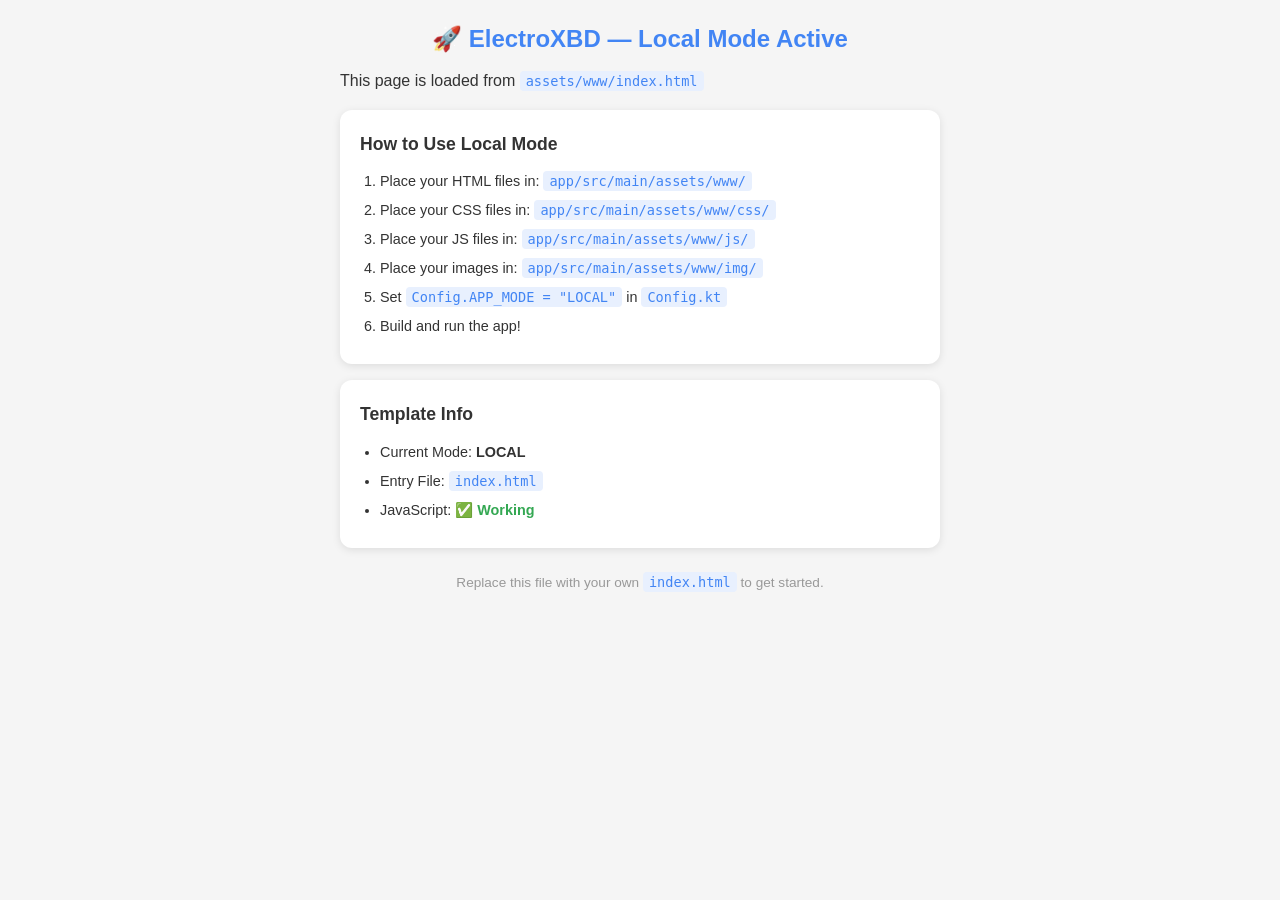
<file: app/src/main/assets/www/index.html>
<!DOCTYPE html>
<html lang="en">
<head>
    <meta charset="UTF-8">
    <meta name="viewport" content="width=device-width, initial-scale=1.0">
    <title>ElectroXBD — Local Mode</title>
    <link rel="stylesheet" href="css/style.css">
</head>
<body>
    <div class="container">
        <h1>🚀 ElectroXBD — Local Mode Active</h1>
        <p>This page is loaded from <code>assets/www/index.html</code></p>

        <div class="card">
            <h2>How to Use Local Mode</h2>
            <ol>
                <li>Place your HTML files in: <code>app/src/main/assets/www/</code></li>
                <li>Place your CSS files in: <code>app/src/main/assets/www/css/</code></li>
                <li>Place your JS files in: <code>app/src/main/assets/www/js/</code></li>
                <li>Place your images in: <code>app/src/main/assets/www/img/</code></li>
                <li>Set <code>Config.APP_MODE = "LOCAL"</code> in <code>Config.kt</code></li>
                <li>Build and run the app!</li>
            </ol>
        </div>

        <div class="card">
            <h2>Template Info</h2>
            <ul>
                <li>Current Mode: <strong>LOCAL</strong></li>
                <li>Entry File: <code>index.html</code></li>
                <li>JavaScript: <span id="jsStatus">Checking...</span></li>
            </ul>
        </div>

        <p class="footer">Replace this file with your own <code>index.html</code> to get started.</p>
    </div>

    <script src="js/script.js"></script>
</body>
</html>
</file>
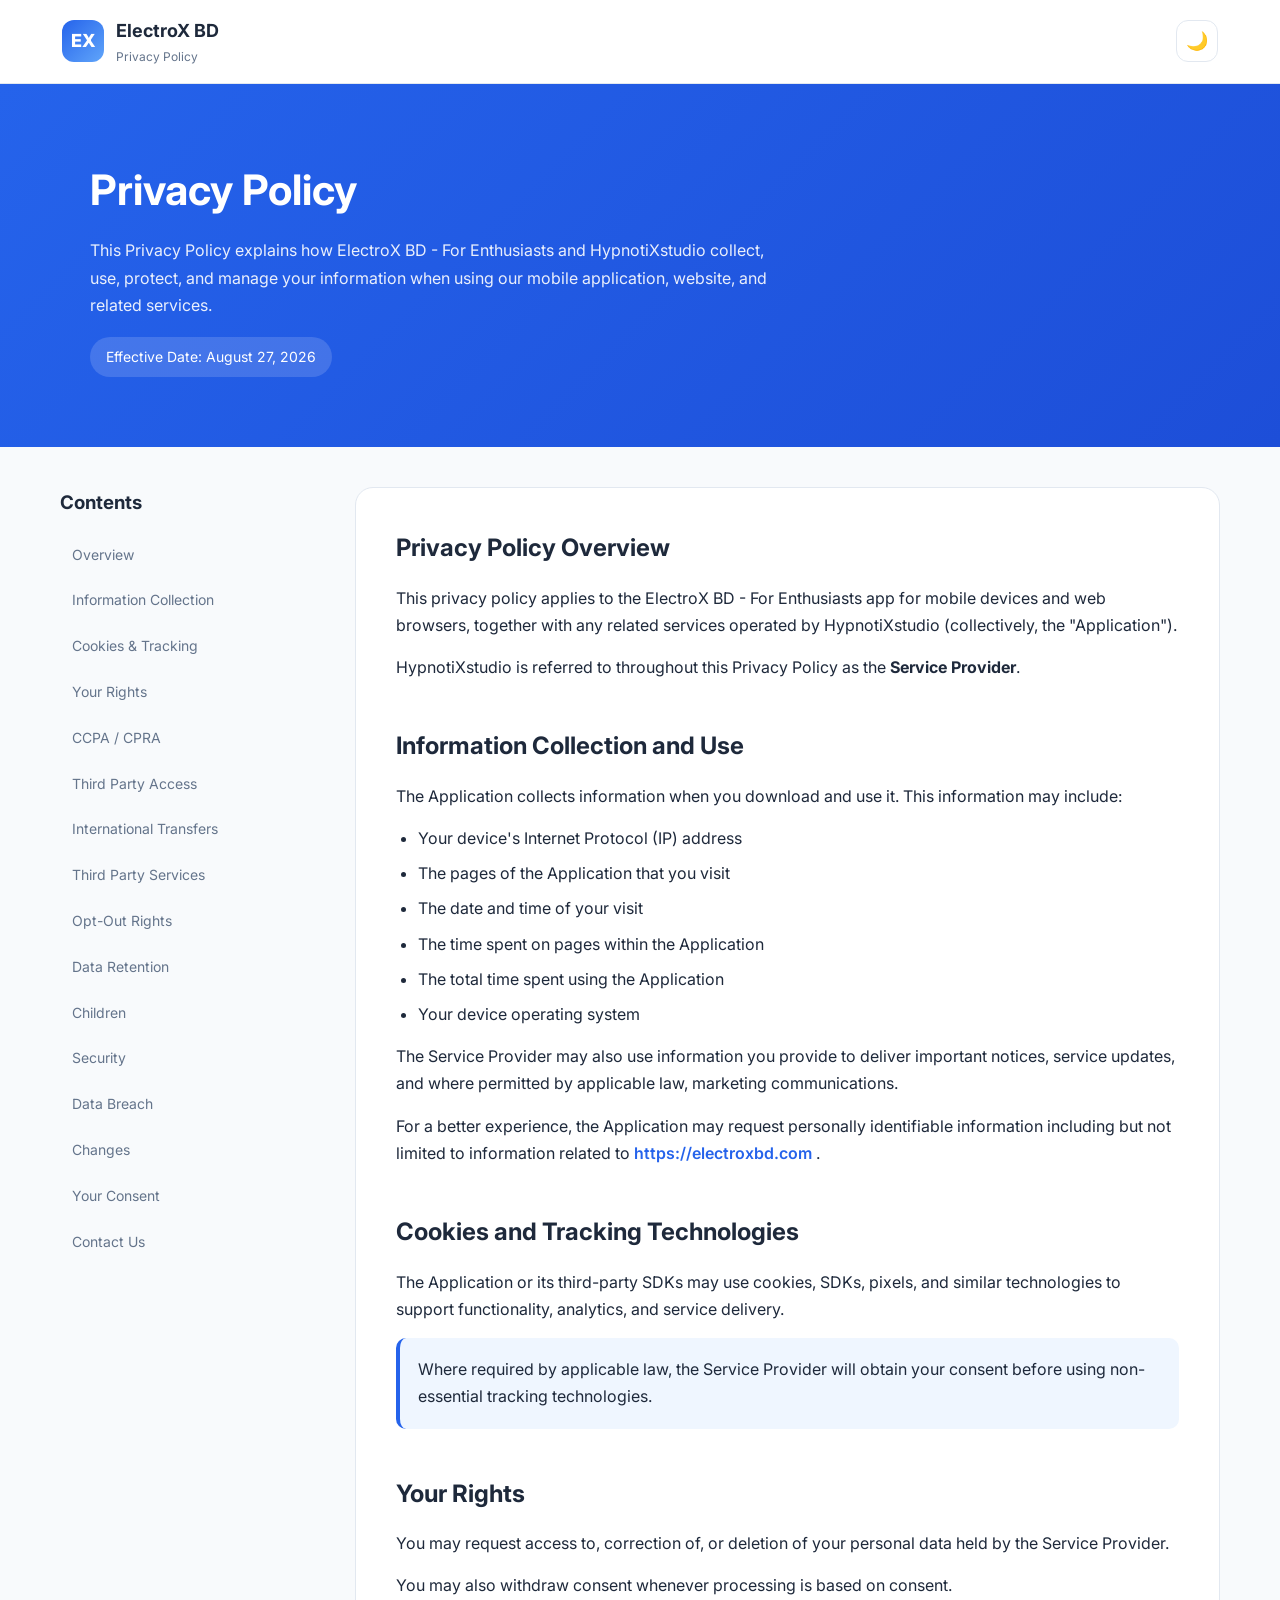
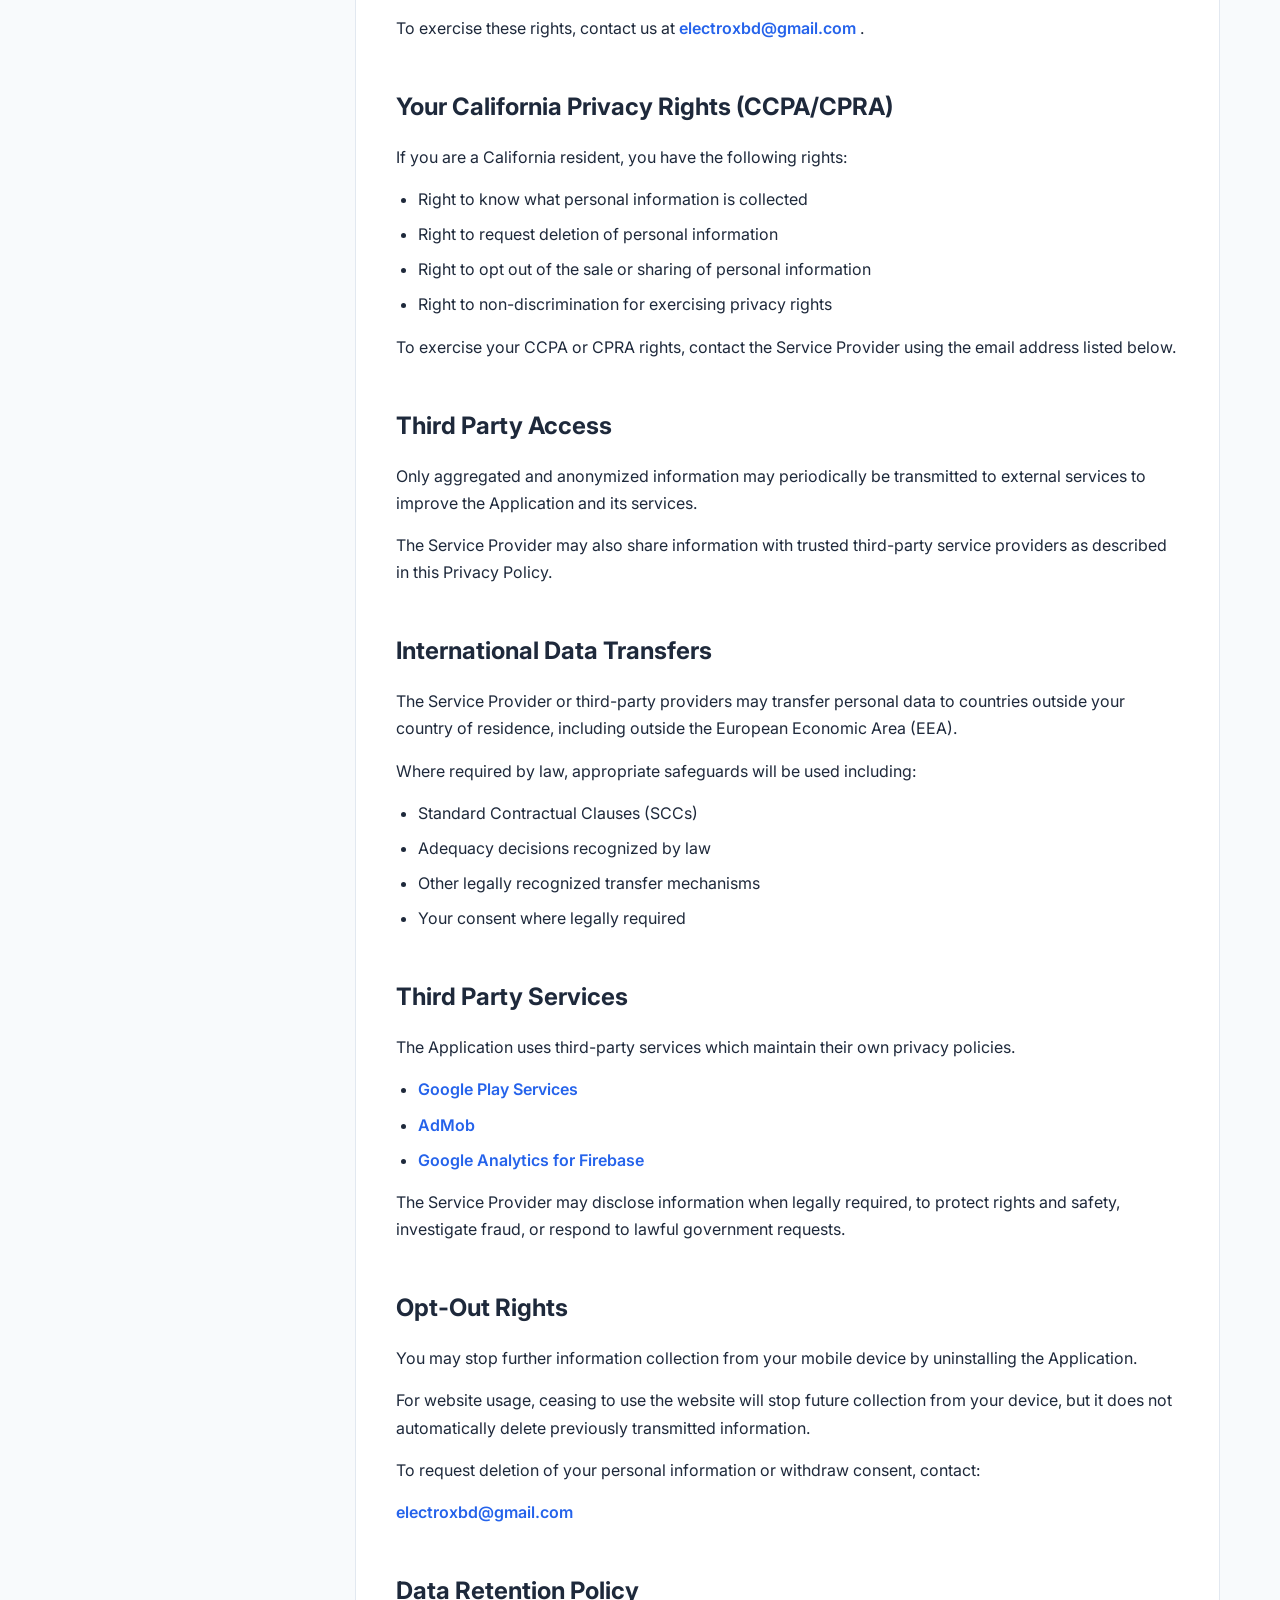
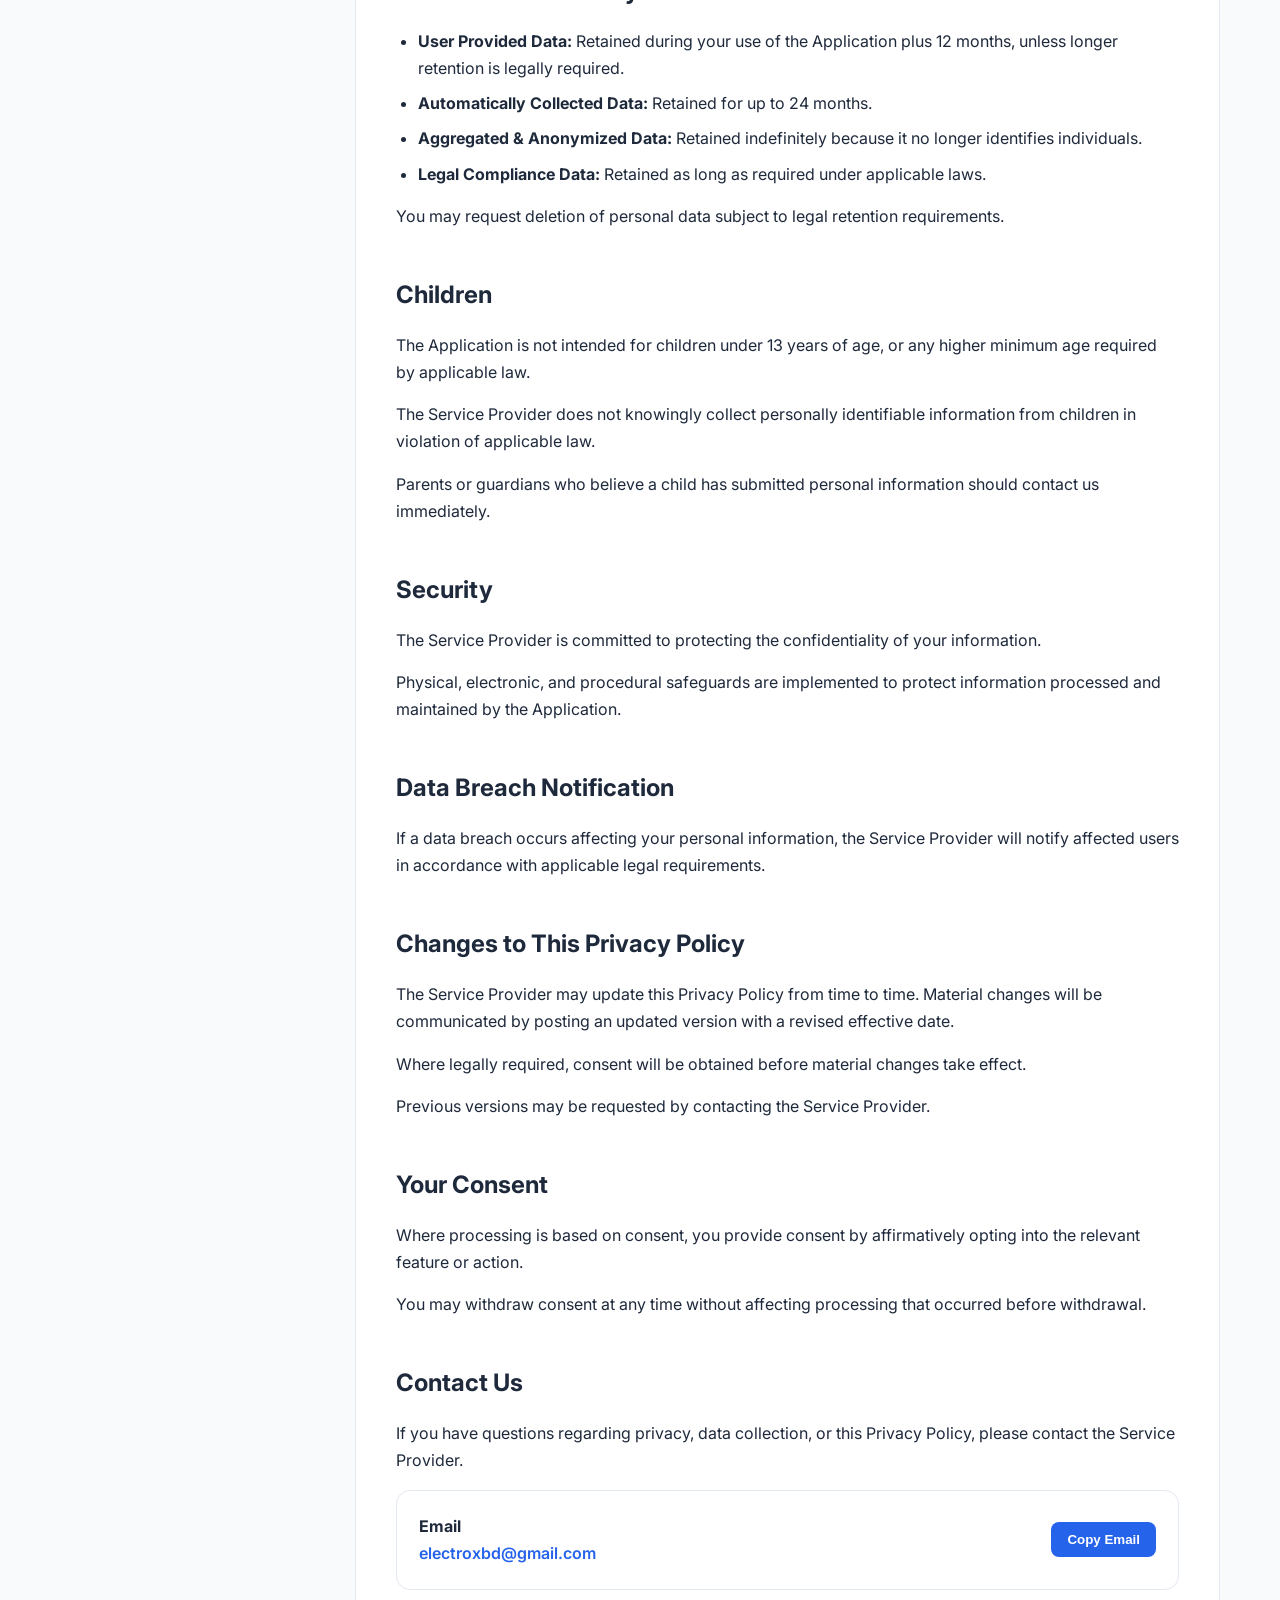
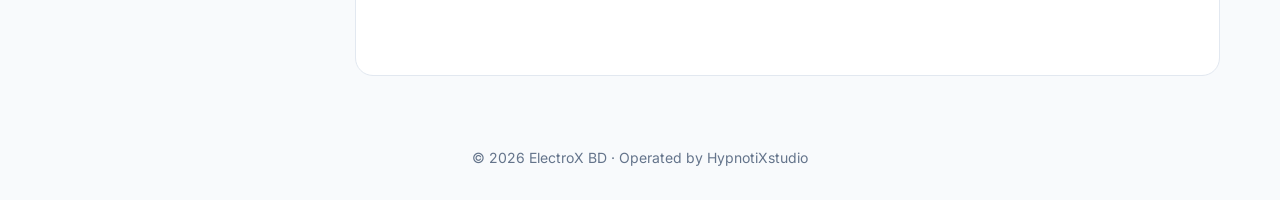
<file: Privacy Policy.html>
<!DOCTYPE html>
<html lang="en">
<head>
<meta charset="UTF-8">
<meta name="viewport" content="width=device-width, initial-scale=1.0">

<title>Privacy Policy | ElectroX BD</title>

<link rel="preconnect" href="https://fonts.googleapis.com">
<link rel="preconnect" href="https://fonts.gstatic.com" crossorigin>
<link href="https://fonts.googleapis.com/css2?family=Inter:wght@400;500;600;700;800&display=swap" rel="stylesheet">

<style>

:root{
    --primary:#2563eb;
    --primary-dark:#1d4ed8;
    --bg:#f8fafc;
    --surface:#ffffff;
    --text:#1e293b;
    --muted:#64748b;
    --border:#e2e8f0;
    --code:#eff6ff;
}

body.dark{
    --bg:#0f172a;
    --surface:#111827;
    --text:#f1f5f9;
    --muted:#94a3b8;
    --border:#334155;
    --code:#172554;
}

*{
    margin:0;
    padding:0;
    box-sizing:border-box;
}

html{
    scroll-behavior:smooth;
}

body{
    font-family:"Inter",sans-serif;
    background:var(--bg);
    color:var(--text);
    line-height:1.7;
    transition:.3s;
}

/* Header */

header{
    position:sticky;
    top:0;
    z-index:100;
    background:rgba(255,255,255,.9);
    backdrop-filter:blur(15px);
    border-bottom:1px solid var(--border);
}

body.dark header{
    background:rgba(15,23,42,.9);
}

.nav{
    max-width:1200px;
    margin:auto;
    display:flex;
    align-items:center;
    justify-content:space-between;
    padding:16px 22px;
}

.brand{
    display:flex;
    align-items:center;
    gap:12px;
}

.logo{
    width:42px;
    height:42px;
    border-radius:12px;
    background:linear-gradient(135deg,#2563eb,#60a5fa);
    display:flex;
    align-items:center;
    justify-content:center;
    color:white;
    font-weight:800;
    font-size:18px;
}

.brand h2{
    font-size:18px;
}

.brand span{
    display:block;
    font-size:12px;
    color:var(--muted);
}

.theme-btn{
    border:none;
    background:var(--surface);
    border:1px solid var(--border);
    width:42px;
    height:42px;
    border-radius:12px;
    cursor:pointer;
    font-size:18px;
}

/* Hero */

.hero{
    background:linear-gradient(135deg,#2563eb,#1d4ed8);
    color:white;
    padding:70px 20px;
}

.hero-content{
    max-width:1100px;
    margin:auto;
}

.hero h1{
    font-size:42px;
    margin-bottom:12px;
}

.hero p{
    opacity:.9;
    max-width:700px;
}

.badge{
    display:inline-block;
    margin-top:18px;
    background:rgba(255,255,255,.15);
    padding:8px 16px;
    border-radius:50px;
    font-size:14px;
}

/* Layout */

.container{
    max-width:1200px;
    margin:40px auto;
    padding:0 20px;
    display:grid;
    grid-template-columns:260px 1fr;
    gap:35px;
}

/* Sidebar */

.sidebar{
    position:sticky;
    top:90px;
    height:max-content;
}

.sidebar h3{
    margin-bottom:15px;
}

.sidebar a{
    display:block;
    text-decoration:none;
    color:var(--muted);
    padding:9px 12px;
    border-radius:8px;
    margin-bottom:4px;
    font-size:14px;
}

.sidebar a:hover,
.sidebar a.active{
    background:var(--code);
    color:var(--primary);
    font-weight:600;
}

/* Content */

.content{
    background:var(--surface);
    border:1px solid var(--border);
    border-radius:18px;
    padding:40px;
}

section{
    margin-bottom:45px;
    scroll-margin-top:110px;
}

section h2{
    font-size:24px;
    margin-bottom:16px;
}

section p{
    margin-bottom:15px;
    color:var(--text);
}

ul{
    padding-left:22px;
    margin-bottom:15px;
}

li{
    margin-bottom:8px;
}

.info-box{
    background:var(--code);
    border-left:4px solid var(--primary);
    padding:18px;
    border-radius:10px;
    margin-top:15px;
}

.contact-card{
    border:1px solid var(--border);
    border-radius:14px;
    padding:22px;
    display:flex;
    justify-content:space-between;
    align-items:center;
    gap:15px;
    flex-wrap:wrap;
}

.email{
    font-weight:600;
    color:var(--primary);
    text-decoration:none;
}

.copy-btn{
    border:none;
    background:var(--primary);
    color:white;
    padding:10px 16px;
    border-radius:8px;
    cursor:pointer;
    font-weight:600;
}

.copy-btn:hover{
    background:var(--primary-dark);
}

/* Footer */

footer{
    text-align:center;
    padding:30px;
    color:var(--muted);
    font-size:14px;
}

/* Responsive */

@media(max-width:900px){

    .container{
        grid-template-columns:1fr;
    }

    .sidebar{
        position:relative;
        top:0;
        display:flex;
        overflow:auto;
        gap:6px;
        padding-bottom:8px;
    }

    .sidebar h3{
        display:none;
    }

    .sidebar a{
        white-space:nowrap;
        border:1px solid var(--border);
    }

}

@media(max-width:600px){

    .hero{
        padding:50px 20px;
    }

    .hero h1{
        font-size:30px;
    }

    .content{
        padding:24px;
    }

    section h2{
        font-size:21px;
    }

}

</style>
</head>

<body>

<header>

<div class="nav">

<div class="brand">

<div class="logo">EX</div>

<div>
<h2>ElectroX BD</h2>
<span>Privacy Policy</span>
</div>

</div>

<button class="theme-btn" id="themeToggle">🌙</button>

</div>

</header>


<div class="hero">

<div class="hero-content">

<h1>Privacy Policy</h1>

<p>
This Privacy Policy explains how ElectroX BD - For Enthusiasts and
HypnotiXstudio collect, use, protect, and manage your information
when using our mobile application, website, and related services.
</p>

<div class="badge">
Effective Date: August 27, 2026
</div>

</div>

</div>


<div class="container">

<nav class="sidebar">

<h3>Contents</h3>

<a href="#overview">Overview</a>
<a href="#collection">Information Collection</a>
<a href="#cookies">Cookies & Tracking</a>
<a href="#rights">Your Rights</a>
<a href="#ccpa">CCPA / CPRA</a>
<a href="#thirdparty">Third Party Access</a>
<a href="#international">International Transfers</a>
<a href="#services">Third Party Services</a>
<a href="#optout">Opt-Out Rights</a>
<a href="#retention">Data Retention</a>
<a href="#children">Children</a>
<a href="#security">Security</a>
<a href="#breach">Data Breach</a>
<a href="#changes">Changes</a>
<a href="#consent">Your Consent</a>
<a href="#contact">Contact Us</a>

</nav>


<main class="content">

<section id="overview">

<h2>Privacy Policy Overview</h2>

<p>
This privacy policy applies to the ElectroX BD - For Enthusiasts app
for mobile devices and web browsers, together with any related services
operated by HypnotiXstudio (collectively, the "Application").
</p>

<p>
HypnotiXstudio is referred to throughout this Privacy Policy as
the <b>Service Provider</b>.
</p>

</section>


<section id="collection">

<h2>Information Collection and Use</h2>

<p>
The Application collects information when you download and use it.
This information may include:
</p>

<ul>

<li>Your device's Internet Protocol (IP) address</li>

<li>The pages of the Application that you visit</li>

<li>The date and time of your visit</li>

<li>The time spent on pages within the Application</li>

<li>The total time spent using the Application</li>

<li>Your device operating system</li>

</ul>

<p>
The Service Provider may also use information you provide to deliver
important notices, service updates, and where permitted by applicable law,
marketing communications.
</p>

<p>
For a better experience, the Application may request personally
identifiable information including but not limited to information related to
<a class="email" href="https://electroxbd.com" target="_blank">
https://electroxbd.com
</a>.
</p>

</section>


<section id="cookies">

<h2>Cookies and Tracking Technologies</h2>

<p>
The Application or its third-party SDKs may use cookies, SDKs,
pixels, and similar technologies to support functionality,
analytics, and service delivery.
</p>

<div class="info-box">

Where required by applicable law, the Service Provider will obtain
your consent before using non-essential tracking technologies.

</div>

</section>


<section id="rights">

<h2>Your Rights</h2>

<p>
You may request access to, correction of, or deletion of your
personal data held by the Service Provider.
</p>

<p>
You may also withdraw consent whenever processing is based on consent.
</p>

<p>
To exercise these rights, contact us at
<a class="email" href="mailto:electroxbd@gmail.com">
electroxbd@gmail.com
</a>.
</p>

</section>


<section id="ccpa">

<h2>Your California Privacy Rights (CCPA/CPRA)</h2>

<p>
If you are a California resident, you have the following rights:
</p>

<ul>

<li>Right to know what personal information is collected</li>

<li>Right to request deletion of personal information</li>

<li>Right to opt out of the sale or sharing of personal information</li>

<li>Right to non-discrimination for exercising privacy rights</li>

</ul>

<p>
To exercise your CCPA or CPRA rights, contact the Service Provider
using the email address listed below.
</p>

</section>


<section id="thirdparty">

<h2>Third Party Access</h2>

<p>
Only aggregated and anonymized information may periodically be
transmitted to external services to improve the Application
and its services.
</p>

<p>
The Service Provider may also share information with trusted
third-party service providers as described in this Privacy Policy.
</p>

</section>


<section id="international">

<h2>International Data Transfers</h2>

<p>
The Service Provider or third-party providers may transfer personal
data to countries outside your country of residence, including
outside the European Economic Area (EEA).
</p>

<p>
Where required by law, appropriate safeguards will be used including:
</p>

<ul>

<li>Standard Contractual Clauses (SCCs)</li>

<li>Adequacy decisions recognized by law</li>

<li>Other legally recognized transfer mechanisms</li>

<li>Your consent where legally required</li>

</ul>

</section>


<section id="services">

<h2>Third Party Services</h2>

<p>
The Application uses third-party services which maintain their own
privacy policies.
</p>

<ul>

<li>
<a class="email"
href="https://www.google.com/policies/privacy/"
target="_blank">
Google Play Services
</a>
</li>

<li>
<a class="email"
href="https://policies.google.com/technologies/partner-sites"
target="_blank">
AdMob
</a>
</li>

<li>
<a class="email"
href="https://firebase.google.com/support/privacy"
target="_blank">
Google Analytics for Firebase
</a>
</li>

</ul>

<p>
The Service Provider may disclose information when legally required,
to protect rights and safety, investigate fraud, or respond to lawful
government requests.
</p>

</section>


<section id="optout">

<h2>Opt-Out Rights</h2>

<p>
You may stop further information collection from your mobile device
by uninstalling the Application.
</p>

<p>
For website usage, ceasing to use the website will stop future
collection from your device, but it does not automatically delete
previously transmitted information.
</p>

<p>
To request deletion of your personal information or withdraw consent,
contact:
</p>

<a class="email" href="mailto:electroxbd@gmail.com">
electroxbd@gmail.com
</a>

</section>


<section id="retention">

<h2>Data Retention Policy</h2>

<ul>

<li>
<b>User Provided Data:</b>
Retained during your use of the Application plus 12 months,
unless longer retention is legally required.
</li>

<li>
<b>Automatically Collected Data:</b>
Retained for up to 24 months.
</li>

<li>
<b>Aggregated & Anonymized Data:</b>
Retained indefinitely because it no longer identifies individuals.
</li>

<li>
<b>Legal Compliance Data:</b>
Retained as long as required under applicable laws.
</li>

</ul>

<p>
You may request deletion of personal data subject to legal retention
requirements.
</p>

</section>


<section id="children">

<h2>Children</h2>

<p>
The Application is not intended for children under 13 years of age,
or any higher minimum age required by applicable law.
</p>

<p>
The Service Provider does not knowingly collect personally identifiable
information from children in violation of applicable law.
</p>

<p>
Parents or guardians who believe a child has submitted personal
information should contact us immediately.
</p>

</section>


<section id="security">

<h2>Security</h2>

<p>
The Service Provider is committed to protecting the confidentiality
of your information.
</p>

<p>
Physical, electronic, and procedural safeguards are implemented
to protect information processed and maintained by the Application.
</p>

</section>


<section id="breach">

<h2>Data Breach Notification</h2>

<p>
If a data breach occurs affecting your personal information,
the Service Provider will notify affected users in accordance
with applicable legal requirements.
</p>

</section>


<section id="changes">

<h2>Changes to This Privacy Policy</h2>

<p>
The Service Provider may update this Privacy Policy from time to time.
Material changes will be communicated by posting an updated version
with a revised effective date.
</p>

<p>
Where legally required, consent will be obtained before material
changes take effect.
</p>

<p>
Previous versions may be requested by contacting the Service Provider.
</p>

</section>


<section id="consent">

<h2>Your Consent</h2>

<p>
Where processing is based on consent, you provide consent by
affirmatively opting into the relevant feature or action.
</p>

<p>
You may withdraw consent at any time without affecting processing
that occurred before withdrawal.
</p>

</section>


<section id="contact">

<h2>Contact Us</h2>

<p>
If you have questions regarding privacy, data collection,
or this Privacy Policy, please contact the Service Provider.
</p>

<div class="contact-card">

<div>

<strong>Email</strong>

<br>

<a class="email"
href="mailto:electroxbd@gmail.com">
electroxbd@gmail.com
</a>

</div>

<button class="copy-btn" onclick="copyEmail()">
Copy Email
</button>

</div>

</section>

</main>

</div>


<footer>

© 2026 ElectroX BD · Operated by HypnotiXstudio

</footer>


<script>

/* Dark Mode */

const themeBtn=document.getElementById("themeToggle");

themeBtn.onclick=()=>{

document.body.classList.toggle("dark");

themeBtn.textContent=
document.body.classList.contains("dark")
?"☀️":"🌙";

localStorage.setItem(
"theme",
document.body.classList.contains("dark")?"dark":"light"
);

};

if(localStorage.getItem("theme")==="dark"){

document.body.classList.add("dark");

themeBtn.textContent="☀️";

}


/* Copy Email */

function copyEmail(){

navigator.clipboard.writeText("electroxbd@gmail.com");

const btn=document.querySelector(".copy-btn");

btn.innerHTML="Copied ✓";

setTimeout(()=>{

btn.innerHTML="Copy Email";

},1800);

}


/* Active Navigation */

const sections=document.querySelectorAll("section");

const navLinks=document.querySelectorAll(".sidebar a");

window.addEventListener("scroll",()=>{

let current="";

sections.forEach(section=>{

const top=window.scrollY;

const offset=section.offsetTop-140;

const height=section.offsetHeight;

if(top>=offset && top<offset+height){

current=section.getAttribute("id");

}

});

navLinks.forEach(link=>{

link.classList.remove("active");

if(link.getAttribute("href")==="#"+current){

link.classList.add("active");

}

});

});

</script>

</body>
</html>
</file>
<file: app/src/main/assets/www/css/style.css>
/* ═══════════════════════════════════════════════════════════════════════════
   ElectroXBD — Local Mode Placeholder Stylesheet
   Replace this file with your own CSS.
   ═══════════════════════════════════════════════════════════════════════════ */

* {
    margin: 0;
    padding: 0;
    box-sizing: border-box;
}

body {
    font-family: -apple-system, BlinkMacSystemFont, 'Segoe UI', Roboto, 'Helvetica Neue', Arial, sans-serif;
    background-color: #f5f5f5;
    color: #333;
    line-height: 1.6;
    padding: 20px;
}

.container {
    max-width: 600px;
    margin: 0 auto;
}

h1 {
    font-size: 1.5rem;
    color: #4285F4;
    margin-bottom: 10px;
    text-align: center;
}

.card {
    background: #fff;
    border-radius: 12px;
    padding: 20px;
    margin: 16px 0;
    box-shadow: 0 2px 8px rgba(0, 0, 0, 0.1);
}

.card h2 {
    font-size: 1.1rem;
    color: #333;
    margin-bottom: 12px;
}

ol, ul {
    padding-left: 20px;
}

li {
    margin-bottom: 6px;
    font-size: 0.9rem;
}

code {
    background: #e8f0fe;
    color: #4285F4;
    padding: 2px 6px;
    border-radius: 4px;
    font-size: 0.85rem;
}

.footer {
    text-align: center;
    color: #999;
    font-size: 0.85rem;
    margin-top: 24px;
}
</file>
